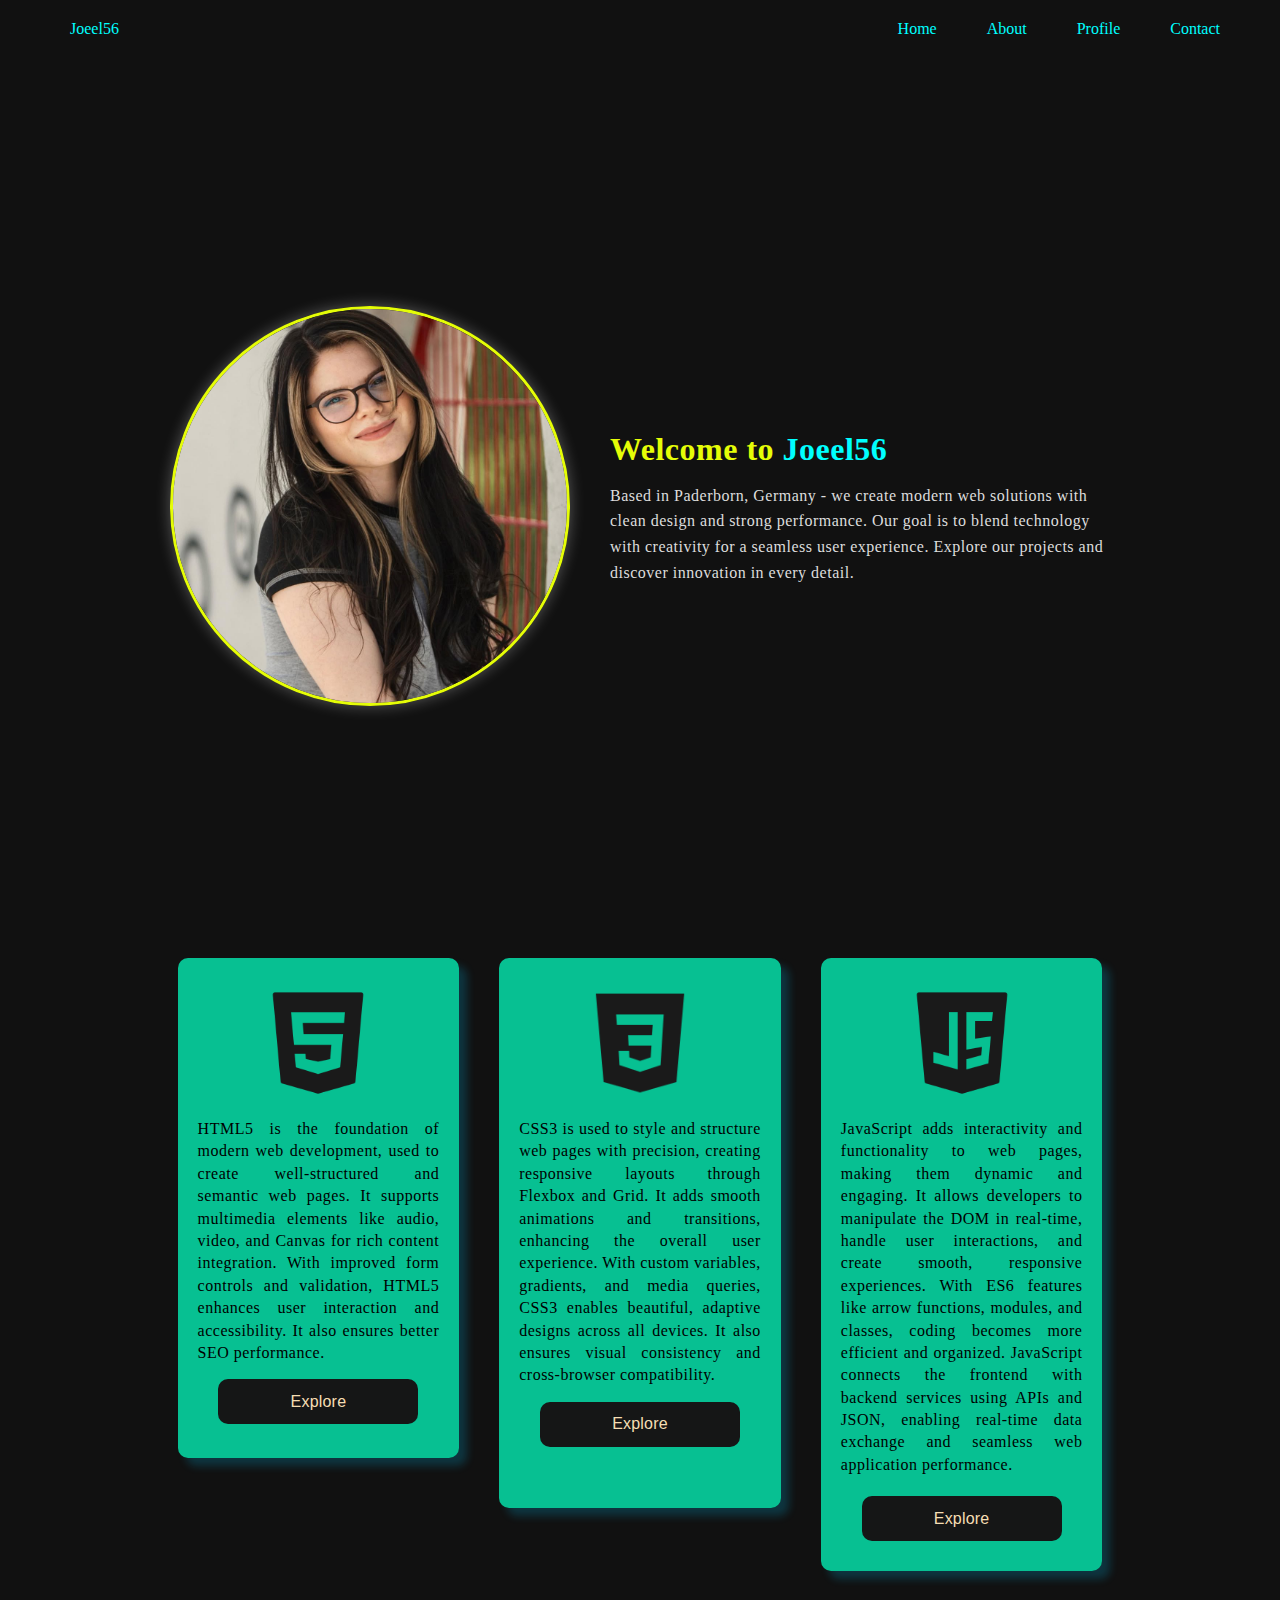
<file: html and css/task-2/index.html>
<!DOCTYPE html>
<html lang="en">
<head>
  <meta charset="UTF-8">
  <meta name="viewport" content="width=device-width, initial-scale=1.0">
  <title>Underline Nav</title>
  <link rel="stylesheet" href="style.css">
<link rel="stylesheet" href="./css/all.min.css">



</head>
<body>
  <!-- header section -->
  <header>
    <nav class="navbar">
  <div class="nav-container">
    <a href="#" class="logo">Joeel56</a>
    <ul class="nav-links">
      <li><a href="#">Home</a></li>
      <li><a href="#">About</a></li>
      <li><a href="#">Profile</a></li>
      <li><a href="#">Contact</a></li>
    </ul>
  </div>
</nav>

  </header>


<!-- main content -->
<section>
  <div class="main">
    <div class="item1">
      <div class="item-ig">
        <img src="./im3.jpg" alt="profile">
      </div>
      <div class="text-con">
        <h1>Welcome to <span>Joeel56</span></h1>
        <p>
          Based in Paderborn, Germany - we create modern web solutions with clean design and strong performance.
          Our goal is to blend technology with creativity for a seamless user experience.
          Explore our projects and discover innovation in every detail.
        </p>
      </div>
    </div>
  </div>
</section>

<!-- card skills -->
<section>

<div class="con2-bg">

    <div class="card box1">
        <img src="./html.png" alt="html logo">
   <p>
  HTML5 is the foundation of modern web development, used to create well-structured and semantic web pages. It supports multimedia elements like audio, video, and Canvas for rich content integration. With improved form controls and validation, HTML5 enhances user interaction and accessibility. It also ensures better SEO performance.
  </p>

    <button class="html-btn"><a href="#"> Explore</a></button>
    </div>
    <div class="card box2">
        <img src="./css.png" alt="css logo">
        <p>
            CSS3 is used to style and structure web pages with precision, creating responsive layouts through Flexbox and Grid. It adds smooth animations and transitions, enhancing the overall user experience. With custom variables, gradients, and media queries, CSS3 enables beautiful, adaptive designs across all devices. It also ensures visual consistency and cross-browser compatibility.
        </p>
        
    <button class="html-btn"><a href="#"> Explore</a></button>
    </div>
    <div class="card box3">
         <img src="./js.png" alt="js logo">
         <p>
            JavaScript adds interactivity and functionality to web pages, making them dynamic and engaging. It allows developers to manipulate the DOM in real-time, handle user interactions, and create smooth, responsive experiences. With ES6 features like arrow functions, modules, and classes, coding becomes more efficient and organized. JavaScript connects the frontend with backend services using APIs and JSON, enabling real-time data exchange and seamless web application performance.
         </p>
     <button class="js-btn"><a href="#"> Explore</a></button>
    </div>


</div>



    
</section>









</body>
</html>
</file>
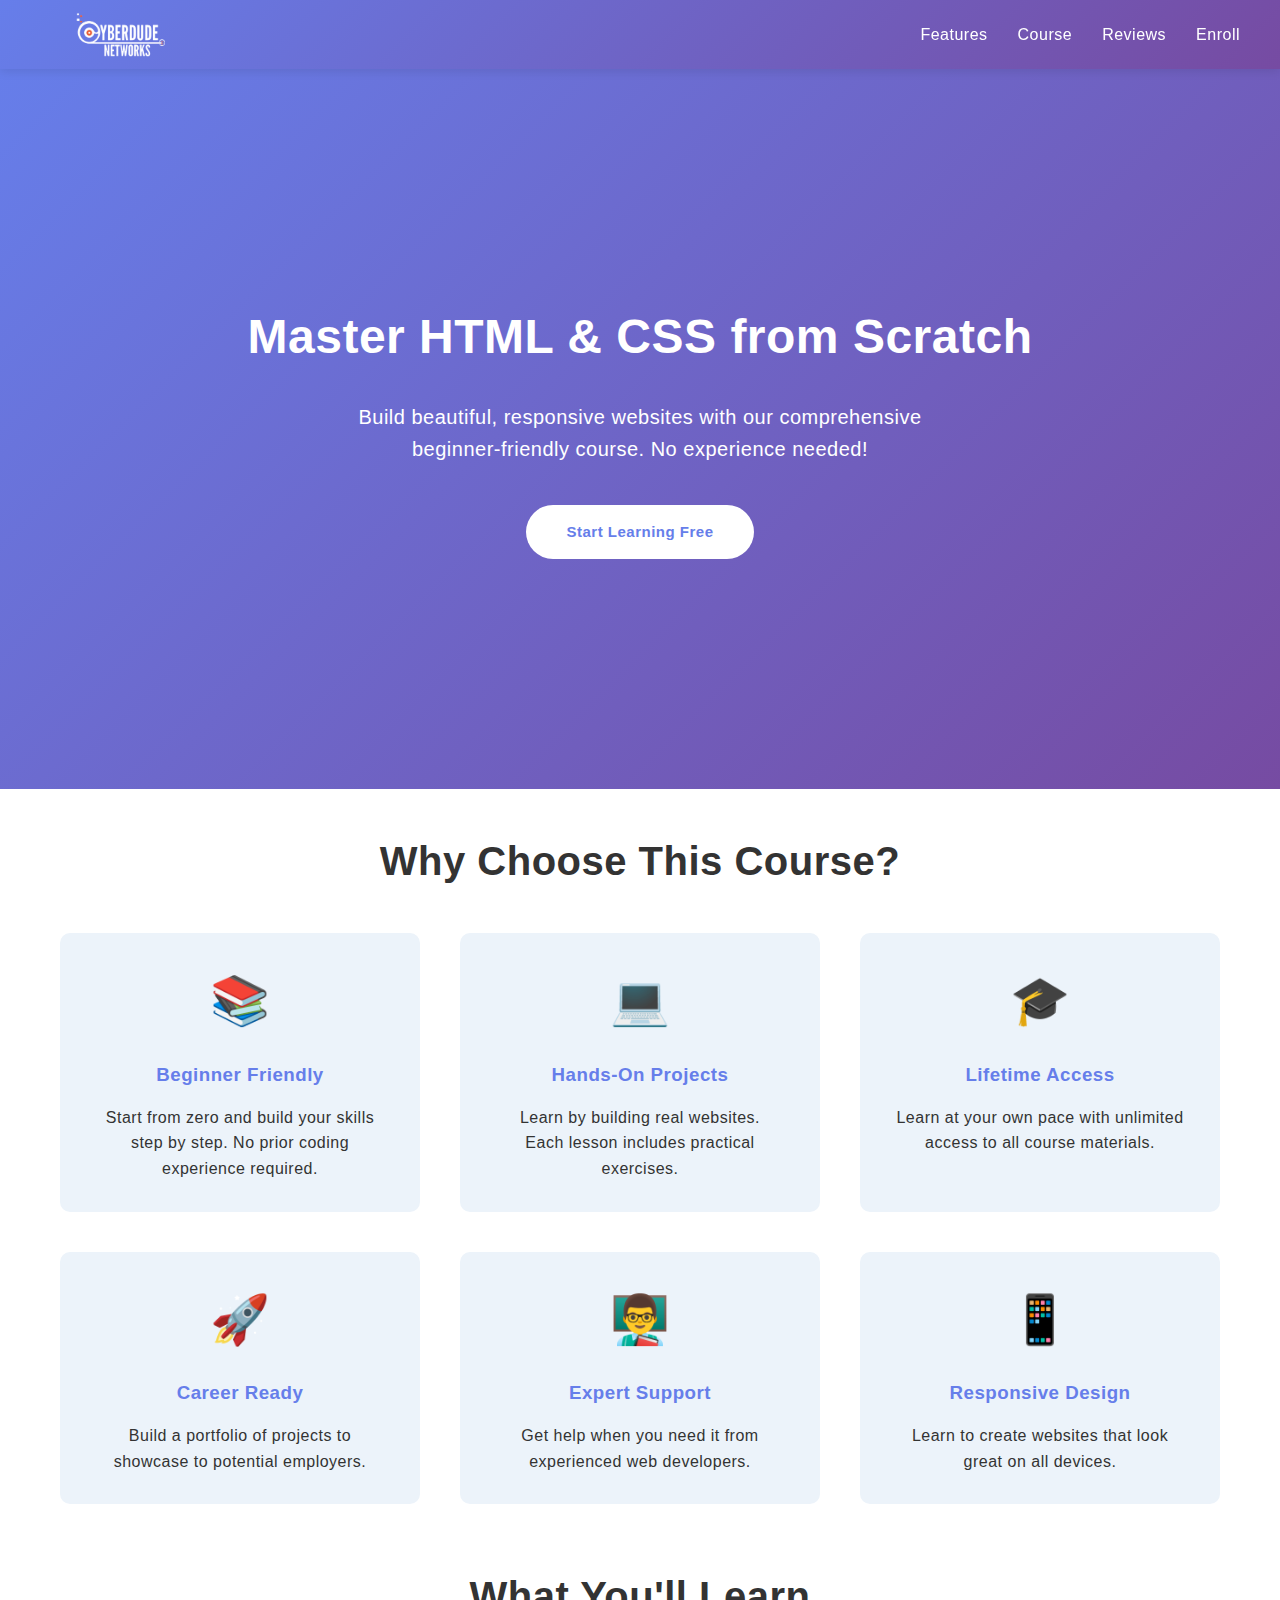
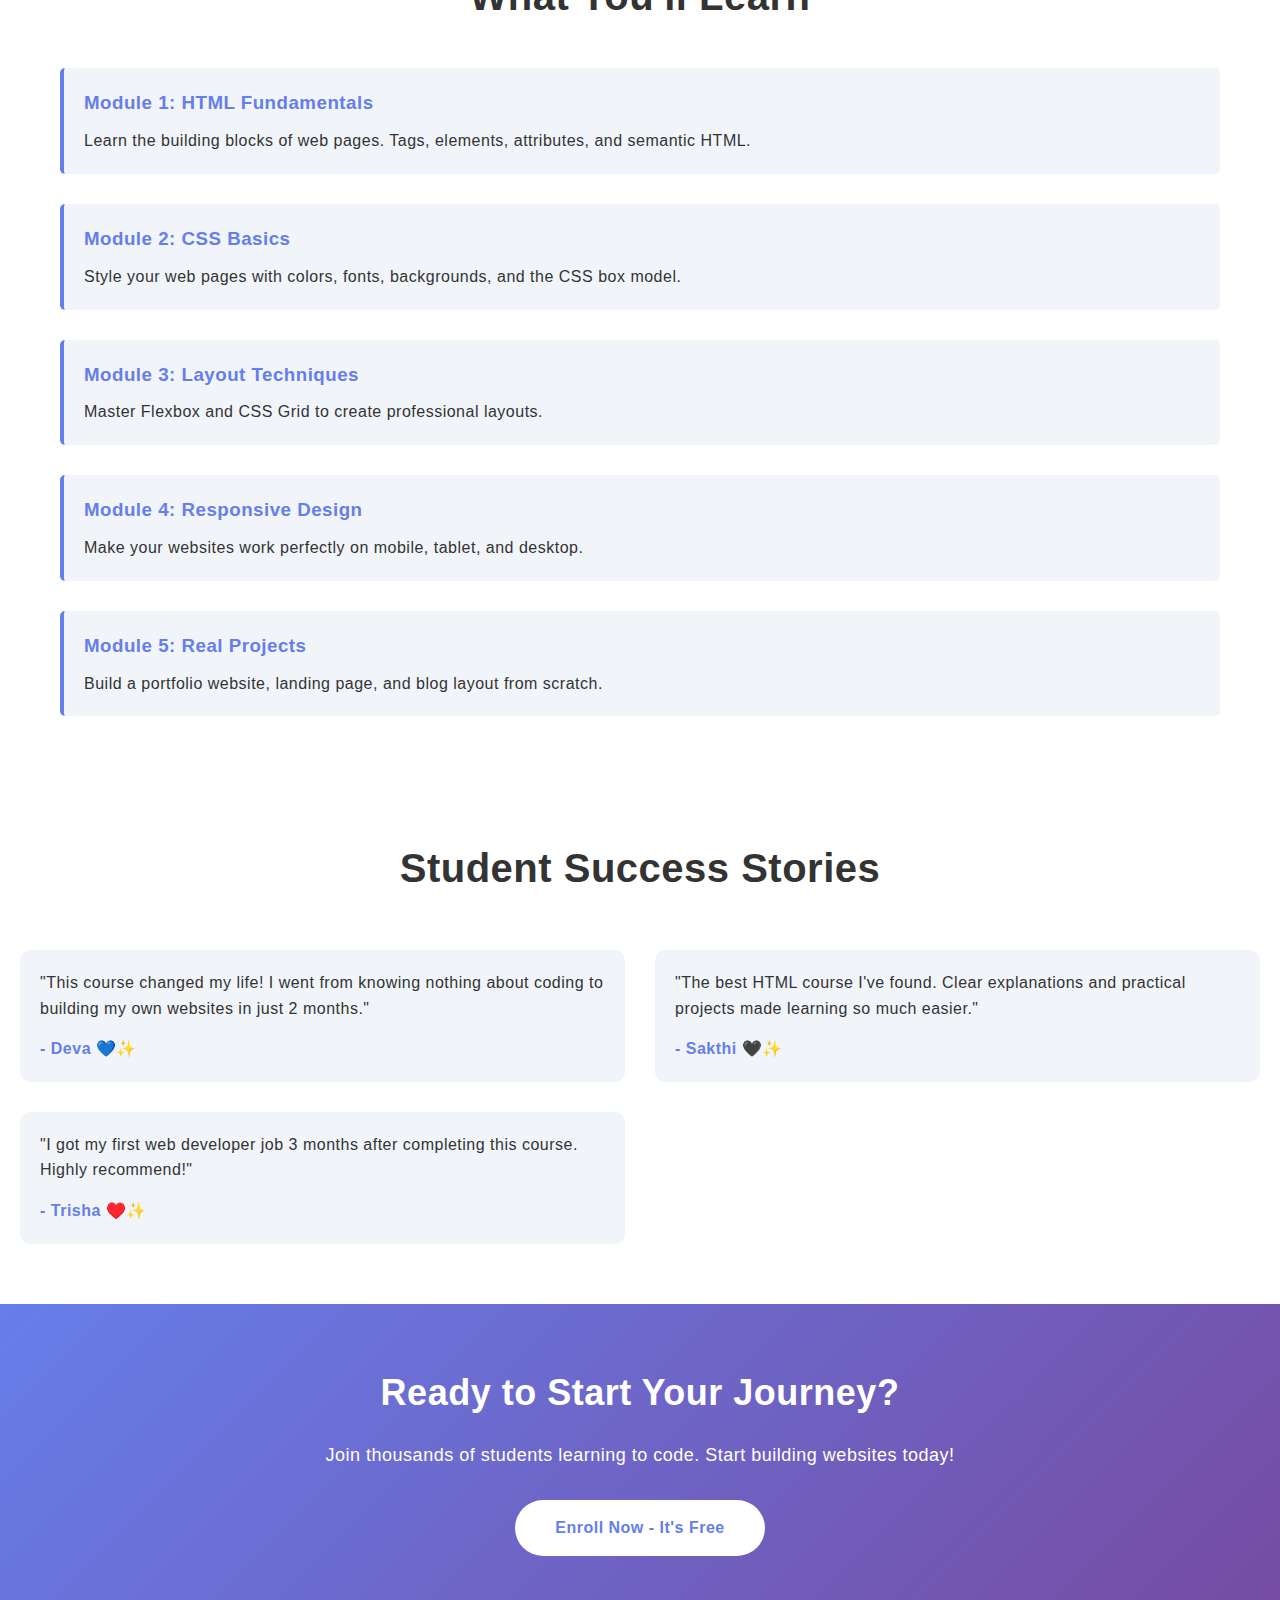
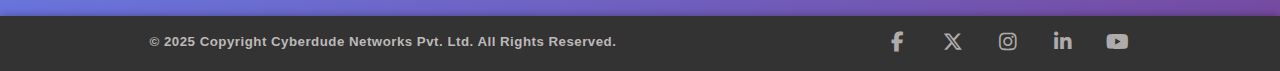
<file: html and css/task-3/index.html>
<!DOCTYPE html>
<html lang="en">
<head>
    <meta charset="UTF-8">
    <meta name="viewport" content="width=device-width, initial-scale=1.0">
    <title>HTML & CSS Course | Cyberdude Networks</title>
    <link rel="stylesheet" href="style.css">
    <link rel="icon" href="./assets/fab.png" type="image/png" sizes="180x180">
    <link rel="stylesheet" href="./css/all.min.css">
</head>
<body>


    <header>
 <nav>

            <div class="logo"></div>
             <input type="checkbox" id="menu">
             <label for ="menu" class="hamburger">&#9776;</label>
             <ul>
                <li><a href="#features">Features</a></li>
                <li><a href="#course">Course</a></li>
                <li><a href="#Reviews">Reviews</a></li>
                <li><a href="#Enroll">Enroll</a></li>
            </ul>
        </nav>
    </header>
    <section class="home-content">
        <h1>Master HTML & CSS from Scratch</h1><br>
        <p>Build beautiful, responsive websites with our comprehensive <br> beginner-friendly course. No experience needed!</p>
        <a href="#Enroll" class="btn-start">Start Learning Free</a>
    </section>
    
 <section class="features container" id="features">
        <h2>Why Choose This Course?</h2>
        <div class="card-container">
            <div class="grid">
            <div class="feature-card">
                <div class="feature-icon">📚</div>
                <h3>Beginner Friendly</h3>
                <p>Start from zero and build your skills step by step. No prior coding experience required.</p>
            </div>
            <div class="feature-card">
                <div class="feature-icon">💻</div>
                <h3>Hands-On Projects</h3>
                <p>Learn by building real websites.<br> Each lesson includes practical exercises.</p>
            </div>
            <div class="feature-card">
                <div class="feature-icon">🎓</div>
                <h3>Lifetime Access</h3>
                <p>Learn at your own pace with unlimited<br> access to all course materials.</p>
            </div>
            <div class="feature-card">
                <div class="feature-icon">🚀</div>
                <h3>Career Ready</h3>
                <p>Build a portfolio of projects to showcase to potential employers.</p>
            </div>
            <div class="feature-card">
                <div class="feature-icon">👨‍🏫</div>
                <h3>Expert Support</h3>
                <p>Get help when you need it from <br>experienced web developers.</p>
            </div>
            <div class="feature-card">
                <div class="feature-icon">📱</div>
                <h3>Responsive Design</h3>
                <p>Learn to create websites that look great on all devices.</p>
            </div>
        </div>
    </div>
    </section>

     <section class="course-content container" id="course">
      
            <h2>What You'll Learn</h2>
            <div class="module-container">
                <div class="module">
                    <h3>Module 1: HTML Fundamentals</h3>
                    <p>Learn the building blocks of web pages. Tags, elements, attributes, and semantic HTML.</p>
                </div>
                <div class="module">
                    <h3>Module 2: CSS Basics</h3>
                    <p>Style your web pages with colors, fonts, backgrounds, and the CSS box model.</p>
                </div>
                <div class="module">
                    <h3>Module 3: Layout Techniques</h3>
                    <p>Master Flexbox and CSS Grid to create professional layouts.</p>
                </div>
                <div class="module">
                    <h3>Module 4: Responsive Design</h3>
                    <p>Make your websites work perfectly on mobile, tablet, and desktop.</p>
                </div>
                <div class="module">
                    <h3>Module 5: Real Projects</h3>
                    <p>Build a portfolio website, landing page, and blog layout from scratch.</p>
                </div>
            </div>
        
    </section>


<section class="Reviews container" id="Reviews">
        <h2>Student Success Stories</h2>
        <div class="Reviews-grid">
            <div class="Review">
                <p>"This course changed my life! I went from knowing nothing about coding to building my own websites in just 2 months."</p>
                <div class="author">- Deva 💙✨</div>
            </div>
            <div class="Review">
                <p>"The best HTML course I've found. Clear explanations and practical projects made learning so much easier."</p>
                <div class="author">- Sakthi 🖤✨</div>
            </div>
            <div class="Review">
                <p>"I got my first web developer job 3 months after completing this course. Highly recommend!"</p>
                <div class="author">- Trisha ♥️✨</div>
            </div>
        </div>
    </section>

    <section class="Enroll" id="Enroll">
        <h2>Ready to Start Your Journey?</h2>
        <p>Join thousands of students learning to code. Start building websites today!</p>
        <a href="./course.html" class="btn-white">Enroll Now - It's Free</a>
    </section>


<footer>

<div class="foot">
    <h5> © 2025 Copyright <a href="https://cyberdudenetworks.com/" target="_blank">Cyberdude Networks Pvt. Ltd.</a> All Rights Reserved.</h5>
</div>

<div class="icon">

<a href="https://www.facebook.com/CdudeNetworks/" target="_blank">
<i class="fa-brands fa-facebook-f"></i>
</a>

<a href="https://x.com/cdudenetworks" target="_blank">
<i class="fa-brands fa-x-twitter"></i>
</a>

<a href="https://www.instagram.com/cdudenetworks" target="_blank">
<i class="fa-brands fa-instagram"></i>
</a>

<a href="https://www.linkedin.com/company/cyberdude-networks/" target="_blank">
<i class="fa-brands fa-linkedin-in"></i>
</a>

<a href="https://www.youtube.com/user/CyberDudeNetworks" target="_blank">
<i class="fa-brands fa-youtube"></i>
</a>

</div>

</footer>





</body>
</html>
</file>
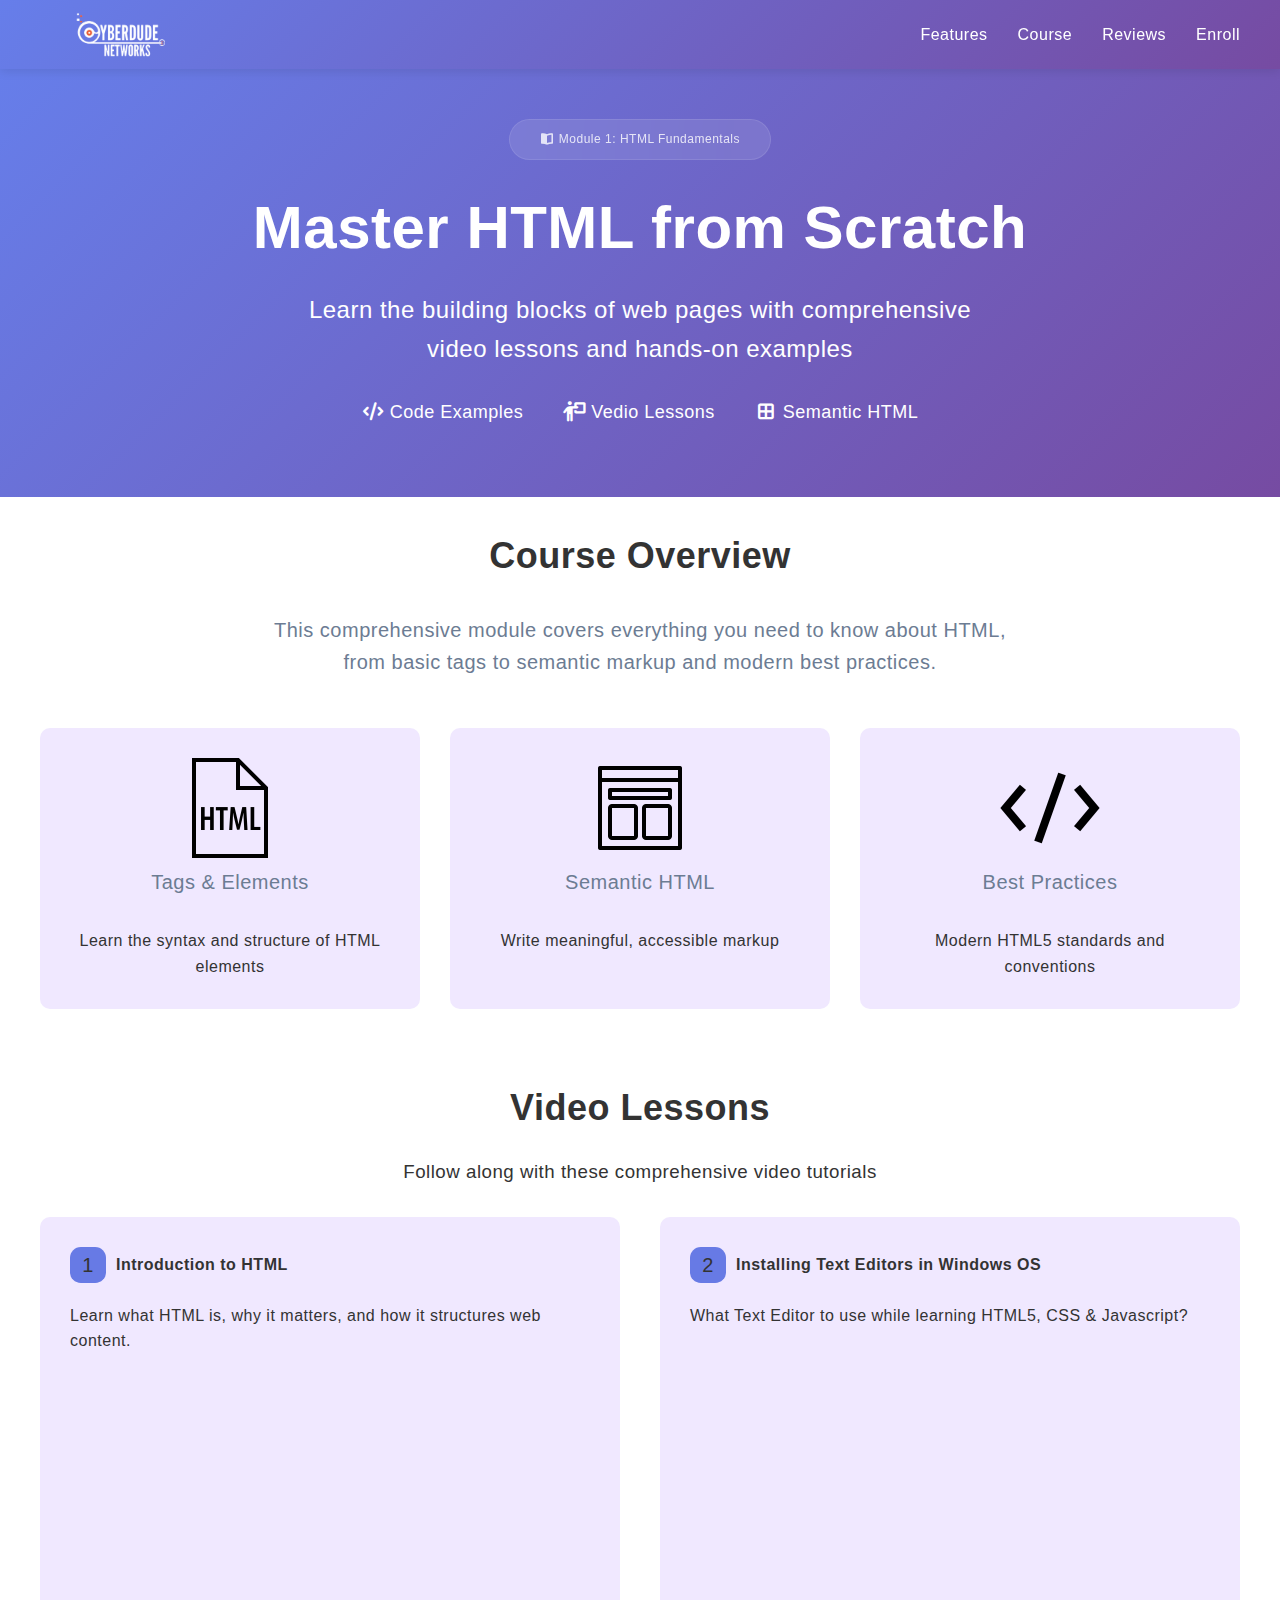
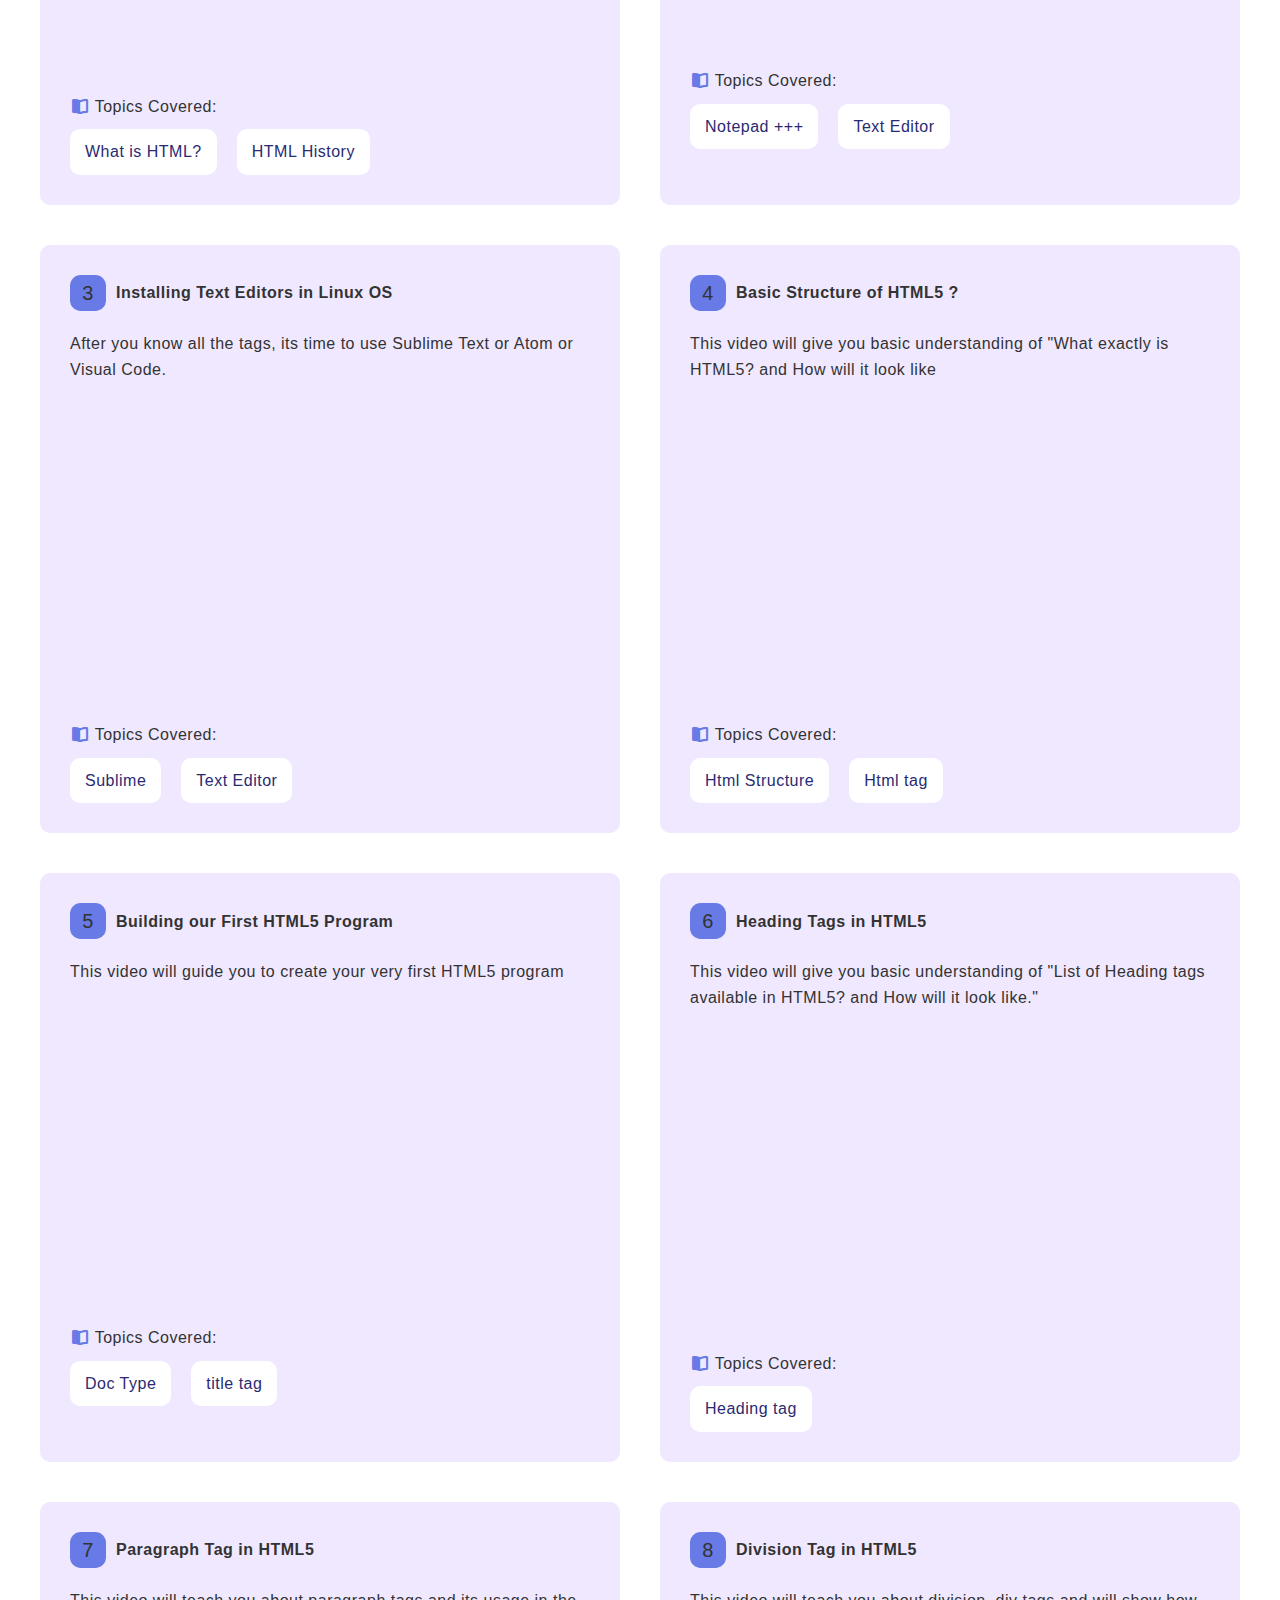
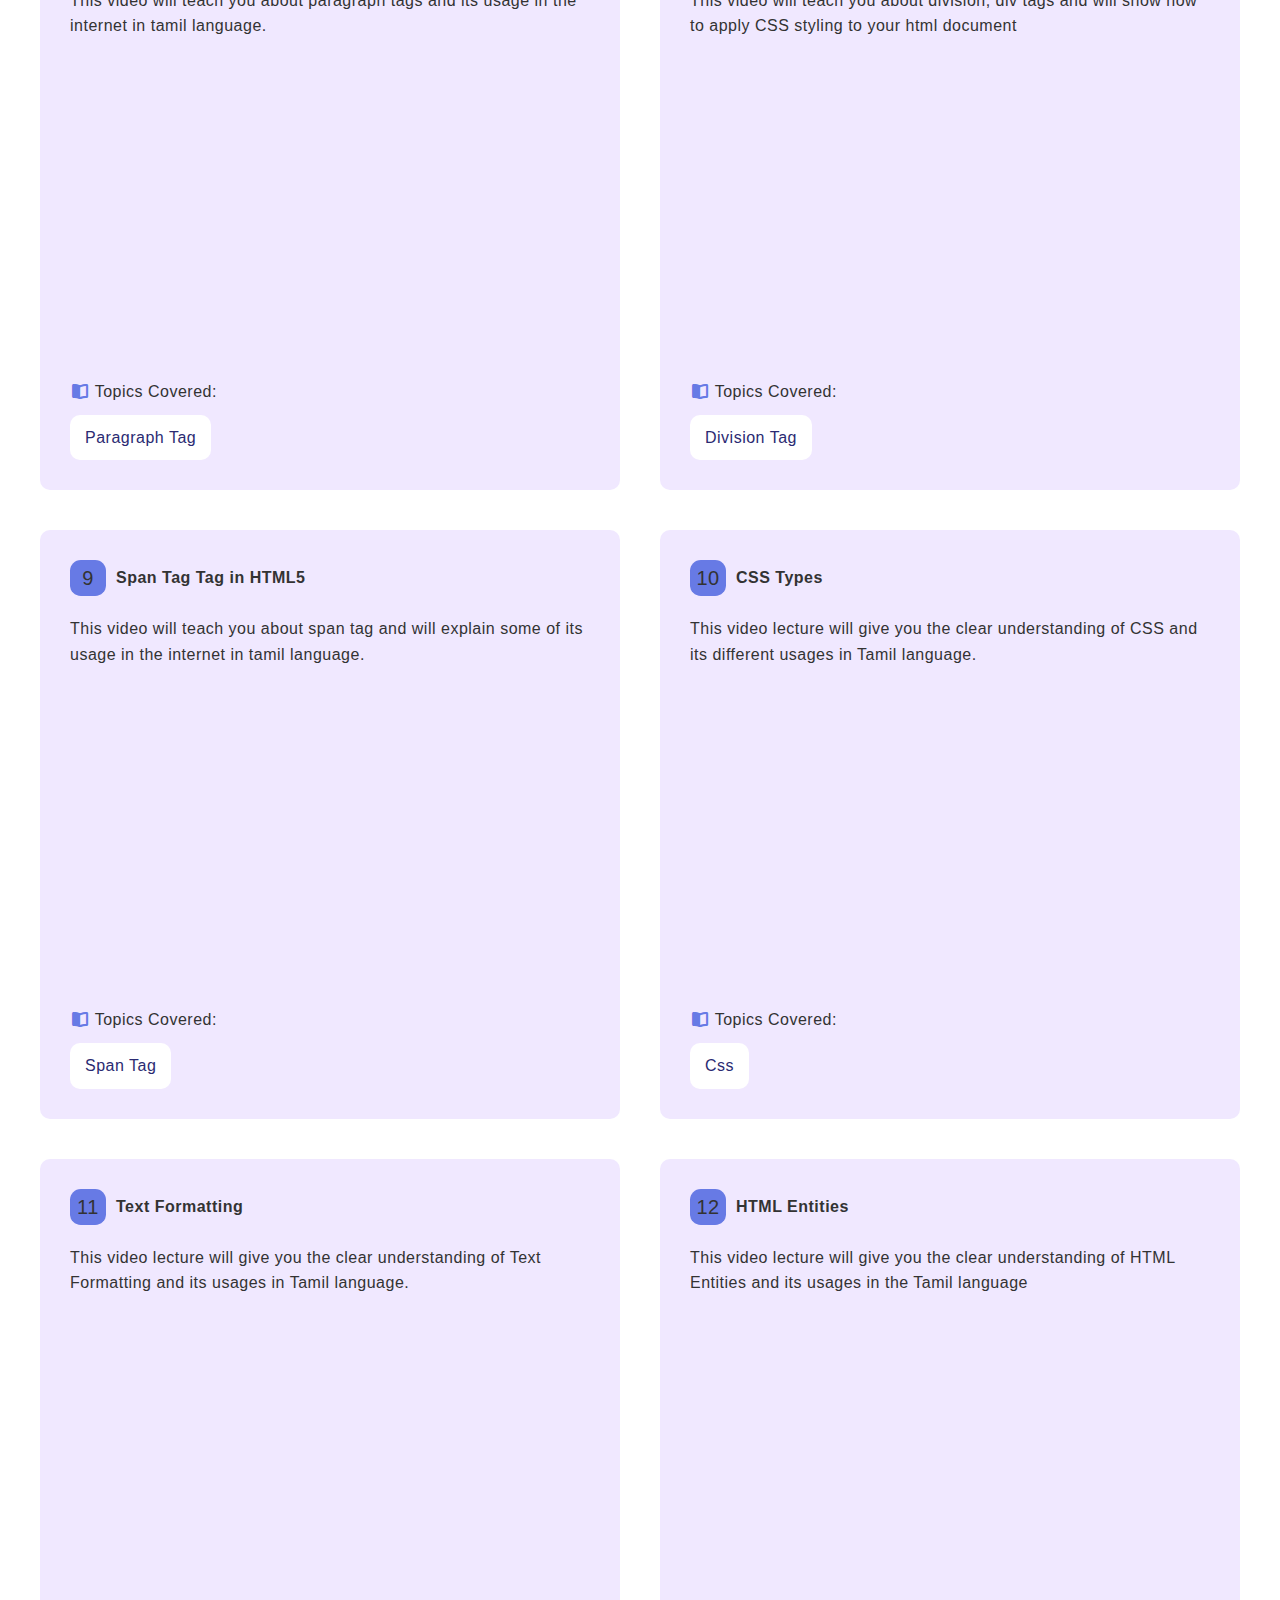
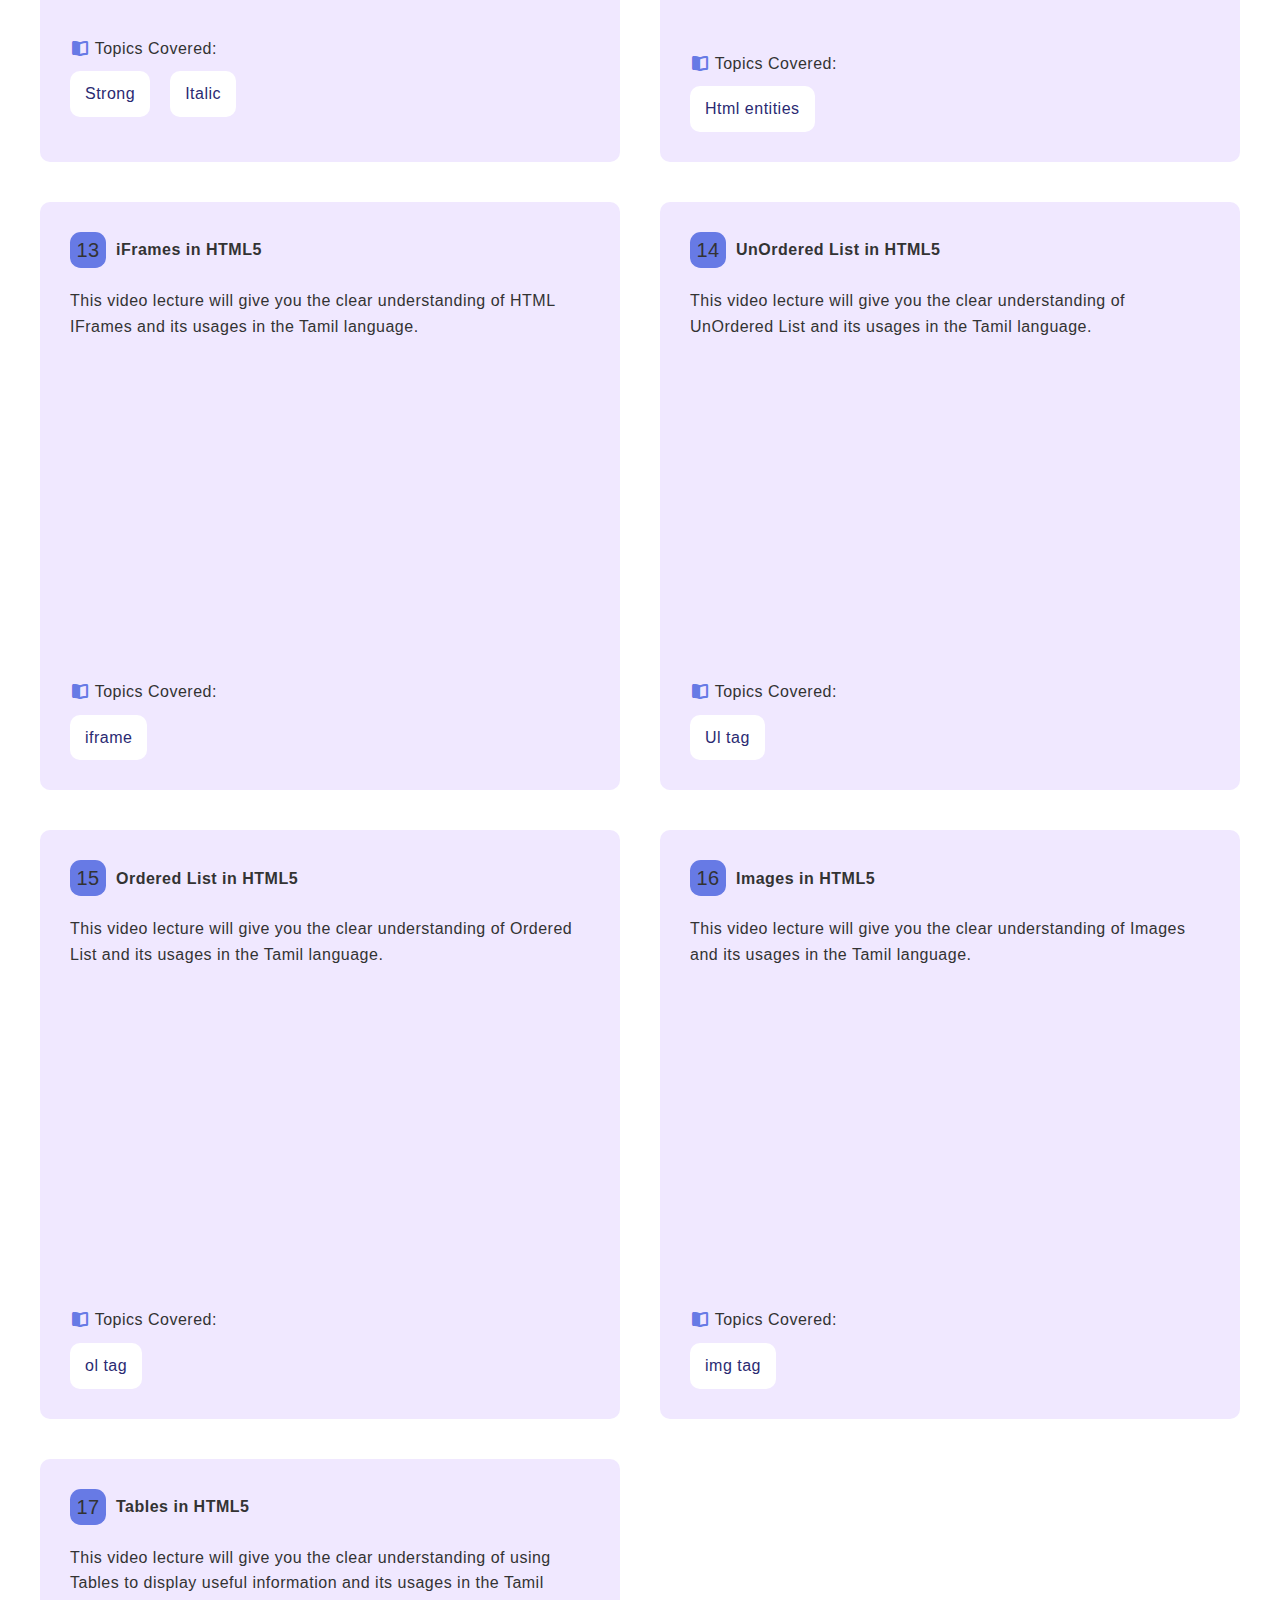
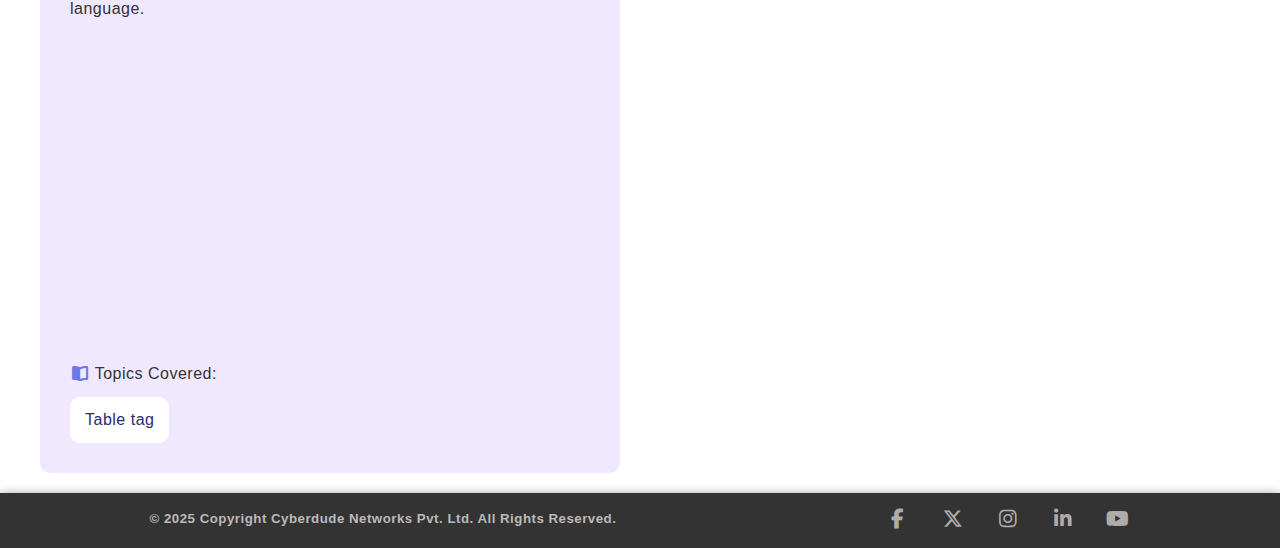
<file: html and css/task-3/course.html>
<!DOCTYPE html>
<html lang="en">
<head>
    <meta charset="UTF-8">
    <meta name="viewport" content="width=device-width, initial-scale=1.0">
    <title>Html module</title>
    <link rel="stylesheet" href="course.css">
     <link rel="stylesheet" href="./css/all.min.css">
     <link rel="icon" href="./assets/fab-logo.png" type="image/png">

</head>
<body>
       <header>
 <nav>
            <div class="logo"></div>
            <ul>
                <li><a href="./index.html#feature">Features</a></li>
                <li><a href="./index.html#course">Course</a></li>
                <li><a href="./index.html#Reviews">Reviews</a></li>
                <li><a href="./index.html#Enroll">Enroll</a></li>
            </ul>
        </nav>
    </header>

<section  class="home-content" id="home-content">
    <a href="#" class="title"> <i class="fa-solid fa-book-open"></i> Module 1: HTML Fundamentals  </a>
    <h1 class="title-card">Master HTML from Scratch </h1>
    <h3 class="title-ftn">Learn the building blocks of web pages with comprehensive<br>
    video lessons and hands-on examples</h3>
    
    <div class="icon-content">
        <h3><i class="fa-solid fa-code"></i> Code Examples</h3>
        <h3><i class="fa-solid fa-person-chalkboard"> </i> Vedio Lessons</i></h3>
        <h3><i class="fa-solid fa-table-cells-large"></i> Semantic HTML</h3>
    </div>

</section>

<section class="course" id="course">
<h2 class="course-title">Course Overview</h2>
<h3>This comprehensive module covers everything you need to know about HTML,<br> from basic tags to semantic markup and modern best practices.</h3>

<div class="grid">

    <div class="card">
            <img src="./assets/htmltag.png" alt="html logo"><h3>Tags & Elements</h3>
            <p>Learn the syntax and structure of HTML elements</p>
    </div>

<div class="card">
        <img src="./assets/html-layout-tag.png" alt="html logo"><h3>Semantic HTML</h3>
        <p>Write meaningful, accessible markup</p>
    </div>
<div class="card">
        <img src="./assets/codetag.png" alt="code logo"><h3>Best Practices</h3>
        <p>Modern HTML5 standards and conventions</p>
    </div>

</div>

</section>


<section class="vedio"  id="vedio">
    <h2 class="vedio-title">Video Lessons</h2>
    <h3> Follow along with these comprehensive video tutorials </h3>
<div class="gird-vedio">
    <div class="vedio-card">
        <div class="itemheader">
        <div class="logo-con">1</div> <span>Introduction to HTML </span></div>
        <p class="desp">Learn what HTML is, why it matters, and how it structures web content. </p>
        <div class="iframe-container">
        <iframe src="https://www.youtube.com/embed/aGHVddspRq0?si=GdKiY2Dhn8OKJy-c" title="YouTube video player" frameborder="0" allow="accelerometer; autoplay; clipboard-write; encrypted-media; gyroscope; picture-in-picture; web-share" referrerpolicy="strict-origin-when-cross-origin" allowfullscreen></iframe>
        </div>
        <div class="topic"><i class="fa-solid fa-book-open"></i> Topics Covered:</div>
        <div class="btn-topic">
            <a href="" class="desc">What is HTML?</a>
            <a href="" class="desc">HTML History</a><br>
            
        </div>
    </div>
    
    
    <div class="vedio-card">
          <div class="itemheader">
        <div class="logo-con">2</div> <span>Installing Text Editors in Windows OS </span></div>
        <p class="desp">What Text Editor to use while learning HTML5, CSS & Javascript? </p>
        <div class="iframe-container">
        <iframe src="https://www.youtube.com/embed/RXIIfI6DprQ?si=a-_lqE-GmTnupaTZ" title="YouTube video player" frameborder="0" allow="accelerometer; autoplay; clipboard-write; encrypted-media; gyroscope; picture-in-picture; web-share" referrerpolicy="strict-origin-when-cross-origin" allowfullscreen></iframe>
        </div>
        <div class="topic"><i class="fa-solid fa-book-open"></i> Topics Covered:</div>
        <div class="btn-topic">
            <a href="" class="desc">Notepad +++</a>
            <a href="" class="desc">Text Editor</a><br>
        </div>
    </div>
    <div class="vedio-card">
         <div class="itemheader">
        <div class="logo-con">3</div> <span>Installing Text Editors in Linux OS </span></div>
        <p class="desp">After you know all the tags, its time to use Sublime Text or Atom or Visual Code. </p>
        <div class="iframe-container">
        <iframe src="https://www.youtube.com/embed/RXIIfI6DprQ?si=a-_lqE-GmTnupaTZ" title="YouTube video player" frameborder="0" allow="accelerometer; autoplay; clipboard-write; encrypted-media; gyroscope; picture-in-picture; web-share" referrerpolicy="strict-origin-when-cross-origin" allowfullscreen></iframe>
        </div>
        <div class="topic"><i class="fa-solid fa-book-open"></i> Topics Covered:</div>
        <div class="btn-topic">
            <a href="" class="desc">Sublime</a>
            <a href="" class="desc">Text Editor</a><br>
        </div>
    </div>
    <div class="vedio-card">
          <div class="itemheader">
        <div class="logo-con">4</div> <span>Basic Structure of HTML5 ?</span></div>
        <p class="desp">This video will give you basic understanding of "What exactly is HTML5? and How will it look like </p>
        <div class="iframe-container">
        <iframe  src="https://www.youtube.com/embed/Of2HMS3wudk?si=QYSiY6IQ4sP1fqWV" title="YouTube video player" frameborder="0" allow="accelerometer; autoplay; clipboard-write; encrypted-media; gyroscope; picture-in-picture; web-share" referrerpolicy="strict-origin-when-cross-origin" allowfullscreen></iframe>
        </div>
        <div class="topic"><i class="fa-solid fa-book-open"></i> Topics Covered:</div>
        <div class="btn-topic">
            <a href="" class="desc">Html Structure</a>
            <a href="" class="desc">Html tag</a><br>
        </div>
    </div>

    <div class="card">
             <div class="itemheader">
        <div class="logo-con">5</div> <span>Building our First HTML5 Program</span></div>
        <p class="desp">This video will guide you to create your very first HTML5 program </p>
        <div class="iframe-container">        
        <iframe src="https://www.youtube.com/embed/s9XJvzTiNUY?si=2RbULEYk0lTIYb8l" title="YouTube video player" frameborder="0" allow="accelerometer; autoplay; clipboard-write; encrypted-media; gyroscope; picture-in-picture; web-share" referrerpolicy="strict-origin-when-cross-origin" allowfullscreen></iframe>
        </div>
        <div class="topic"><i class="fa-solid fa-book-open"></i> Topics Covered:</div>
        <div class="btn-topic">
            <a href="" class="desc">Doc Type</a>
            <a href="" class="desc">title tag</a><br>
        </div>
    </div>

    <div class="card">
         <div class="itemheader">
        <div class="logo-con">6</div> <span>Heading Tags in HTML5 </span></div>
        <p class="desp">This video will give you basic understanding of "List of Heading tags available in HTML5? and How will it look like." </p>
        <div class="iframe-container">        
        <iframe  src="https://www.youtube.com/embed/Kok9MpE9-xQ?si=9bGHOfOXFelfNF4q" title="YouTube video player" frameborder="0" allow="accelerometer; autoplay; clipboard-write; encrypted-media; gyroscope; picture-in-picture; web-share" referrerpolicy="strict-origin-when-cross-origin" allowfullscreen></iframe>
        </div>
        <div class="topic"><i class="fa-solid fa-book-open"></i> Topics Covered:</div>
        <div class="btn-topic">
            <a href="" class="desc">Heading tag</a>
        </div>
    </div>

    <div class="card">
        <div class="itemheader">
        <div class="logo-con">7</div> <span>Paragraph Tag in HTML5</span></div>
        <p class="desp">This video will teach you about paragraph tags and its usage in the internet in tamil language. </p>
        <div class="iframe-container">        
        <iframe  src="https://www.youtube.com/embed/RbO7zq3SU1w?si=nq17j56R3_BXfgud" title="YouTube video player" frameborder="0" allow="accelerometer; autoplay; clipboard-write; encrypted-media; gyroscope; picture-in-picture; web-share" referrerpolicy="strict-origin-when-cross-origin" allowfullscreen></iframe>
        </div>
        <div class="topic"><i class="fa-solid fa-book-open"></i> Topics Covered:</div>
        <div class="btn-topic">
            <a href="" class="desc">Paragraph Tag</a>
        </div>
    </div>

    <div class="card">
        <div class="itemheader">
        <div class="logo-con">8</div> <span>Division Tag in HTML5</span></div>
        <p class="desp">This video will teach you about division, div tags and will show how to apply CSS styling to your html document  </p>
        <div class="iframe-container">        
        <iframe  src="https://www.youtube.com/embed/e4oU0WLZO_s?si=k0UPVeiHuj6pKQ68" title="YouTube video player" frameborder="0" allow="accelerometer; autoplay; clipboard-write; encrypted-media; gyroscope; picture-in-picture; web-share" referrerpolicy="strict-origin-when-cross-origin" allowfullscreen></iframe>
        </div>
        <div class="topic"><i class="fa-solid fa-book-open"></i> Topics Covered:</div>
        <div class="btn-topic">
            <a href="" class="desc">Division Tag</a>
        </div>
    </div>

    <div class="card">
         <div class="itemheader">
        <div class="logo-con">9</div> <span>Span Tag Tag in HTML5</span></div>
        <p class="desp">This video will teach you about span tag and will  explain some of  its usage in the internet in tamil language.</p>
        <div class="iframe-container">        
        <iframe  src="https://www.youtube.com/embed/e4oU0WLZO_s?si=k0UPVeiHuj6pKQ68" title="YouTube video player" frameborder="0" allow="accelerometer; autoplay; clipboard-write; encrypted-media; gyroscope; picture-in-picture; web-share" referrerpolicy="strict-origin-when-cross-origin" allowfullscreen></iframe>
        </div>
        <div class="topic"><i class="fa-solid fa-book-open"></i> Topics Covered:</div>
        <div class="btn-topic">
            <a href="" class="desc">Span Tag</a>
        </div>
    </div>

    <div class="card">
        <div class="itemheader">
        <div class="logo-con">10</div> <span> CSS Types</span></div>
        <p class="desp">This video lecture will give you the clear understanding of CSS and its different usages in Tamil language.</p>
        <div class="iframe-container">        
        <iframe  src="https://www.youtube.com/embed/Uf7ukAKtuVQ?si=n-VxHcJRvbfTToDf" title="YouTube video player" frameborder="0" allow="accelerometer; autoplay; clipboard-write; encrypted-media; gyroscope; picture-in-picture; web-share" referrerpolicy="strict-origin-when-cross-origin" allowfullscreen></iframe>
        </div>
        <div class="topic"><i class="fa-solid fa-book-open"></i> Topics Covered:</div>
        <div class="btn-topic">
            <a href="" class="desc">Css</a>
        </div>
    </div>

    <div class="card">
            <div class="itemheader">
        <div class="logo-con">11</div> <span> Text Formatting</span></div>
        <p class="desp"> This video lecture will give you the clear understanding of Text Formatting and its usages in Tamil language.</p>
        <div class="iframe-container">        
       <iframe  src="https://www.youtube.com/embed/J0RlsXVpw6Y?si=LZG66ukuVC_2NnbV" title="YouTube video player" frameborder="0" allow="accelerometer; autoplay; clipboard-write; encrypted-media; gyroscope; picture-in-picture; web-share" referrerpolicy="strict-origin-when-cross-origin" allowfullscreen></iframe>
        </div>
        <div class="topic"><i class="fa-solid fa-book-open"></i> Topics Covered:</div>
        <div class="btn-topic">
            <a href="" class="desc">Strong</a>
            <a href="" class="desc">Italic</a>
        </div>
    </div>

    <div class="card">
           <div class="itemheader">
        <div class="logo-con">12</div> <span> HTML Entities </span></div>
        <p class="desp"> This video lecture will give you the clear understanding of HTML Entities and its usages in the Tamil language</p>
        <div class="iframe-container">        
      <iframe width="560" height="315" src="https://www.youtube.com/embed/_v5NI-ygsNY?si=gIMxTy_YGthpcEi-" title="YouTube video player" frameborder="0" allow="accelerometer; autoplay; clipboard-write; encrypted-media; gyroscope; picture-in-picture; web-share" referrerpolicy="strict-origin-when-cross-origin" allowfullscreen></iframe>        </div>
        <div class="topic"><i class="fa-solid fa-book-open"></i> Topics Covered:</div>
        <div class="btn-topic">
            <a href="" class="desc">Html entities</a>
        </div>
    </div>

    <div class="card">
         <div class="itemheader">
        <div class="logo-con">13</div> <span>  iFrames in HTML5 </span></div>
        <p class="desp"> This video lecture will give you the clear understanding of HTML IFrames and its usages in the Tamil language.</p>
        <div class="iframe-container">        
     <iframe src="https://www.youtube.com/embed/LoxSdbOkNqs?si=HHU3DwLYoxWQEebQ" title="YouTube video player" frameborder="0" allow="accelerometer; autoplay; clipboard-write; encrypted-media; gyroscope; picture-in-picture; web-share" referrerpolicy="strict-origin-when-cross-origin" allowfullscreen></iframe>
        </div>
        <div class="topic"><i class="fa-solid fa-book-open"></i> Topics Covered:</div>
        <div class="btn-topic">
            <a href="" class="desc">iframe</a>
    </div>
</div>
    <div class="card">
        
         <div class="itemheader">
        <div class="logo-con">14</div> <span> UnOrdered List in HTML5 </span></div>
        <p class="desp">This video lecture will give you the clear understanding of UnOrdered List and its usages in the Tamil language.</p>
        <div class="iframe-container">        
     <iframe src="https://www.youtube.com/embed/I72ies6fiy8?si=DbPyx5-9HAcP6M85" title="YouTube video player" frameborder="0" allow="accelerometer; autoplay; clipboard-write; encrypted-media; gyroscope; picture-in-picture; web-share" referrerpolicy="strict-origin-when-cross-origin" allowfullscreen></iframe>
        </div>
        <div class="topic"><i class="fa-solid fa-book-open"></i> Topics Covered:</div>
        <div class="btn-topic">
        <a href="" class="desc">Ul tag</a>
    </div>
    </div>

    <div class="card">
        
         <div class="itemheader">
        <div class="logo-con">15</div> <span> Ordered List in HTML5 </span></div>
        <p class="desp"> This video lecture will give you the clear understanding of Ordered List and its usages in the Tamil language.</p>
        <div class="iframe-container">        
     <iframe  src="https://www.youtube.com/embed/nUoWQzazaWQ?si=N3mzrFQfR6NIKQGp" title="YouTube video player" frameborder="0" allow="accelerometer; autoplay; clipboard-write; encrypted-media; gyroscope; picture-in-picture; web-share" referrerpolicy="strict-origin-when-cross-origin" allowfullscreen></iframe>
  </div>
        <div class="topic"><i class="fa-solid fa-book-open"></i> Topics Covered:</div>
        <div class="btn-topic">
            <a href="" class="desc">ol tag</a>
    </div>
    </div>
    <div class="card">
           <div class="itemheader">
        <div class="logo-con">16</div> <span> Images in HTML5 </span></div>
        <p class="desp"> This video lecture will give you the clear understanding of Images and its usages in the Tamil language.</p>
        <div class="iframe-container">        
       <iframe src="https://www.youtube.com/embed/KYJ8RsoO7yM?si=jE-HJtcxSqUQQSYA" title="YouTube video player" frameborder="0" allow="accelerometer; autoplay; clipboard-write; encrypted-media; gyroscope; picture-in-picture; web-share" referrerpolicy="strict-origin-when-cross-origin" allowfullscreen></iframe>
       </div>
        <div class="topic"><i class="fa-solid fa-book-open"></i> Topics Covered:</div>
        <div class="btn-topic">
            <a href="" class="desc">img tag</a>
    </div>

    </div>
    <div class="card">
         <div class="itemheader">
        <div class="logo-con">17</div> <span> Tables in HTML5  </span></div>
        <p class="desp">  This video lecture will give you the clear understanding of using Tables to display useful information and its usages in the Tamil language.</p>
        <div class="iframe-container">        
       
        <iframe  src="https://www.youtube.com/embed/_WRCZ1pNidI?si=K87vUNpXOMx96YeL" title="YouTube video player" frameborder="0" allow="accelerometer; autoplay; clipboard-write; encrypted-media; gyroscope; picture-in-picture; web-share" referrerpolicy="strict-origin-when-cross-origin" allowfullscreen></iframe>
        </div>
        <div class="topic"><i class="fa-solid fa-book-open"></i> Topics Covered:</div>
        <div class="btn-topic">
            <a href="" class="desc">Table tag</a>
    </div>
</div>

</section>




<footer>

<div class="foot">
    <h5> © 2025 Copyright <span>Cyberdude Networks Pvt. Ltd.</span> All Rights Reserved.</h5>
</div>

<div class="icon">

<a href="https://www.facebook.com/CdudeNetworks/" target="_blank">
<i class="fa-brands fa-facebook-f"></i>
</a>

<a href="https://x.com/cdudenetworks" target="_blank">
<i class="fa-brands fa-x-twitter"></i>
</a>

<a href="https://www.instagram.com/cdudenetworks" target="_blank">
<i class="fa-brands fa-instagram"></i>
</a>

<a href="https://www.linkedin.com/company/cyberdude-networks/" target="_blank">
<i class="fa-brands fa-linkedin-in"></i>
</a>

<a href="https://www.youtube.com/user/CyberDudeNetworks" target="_blank">
<i class="fa-brands fa-youtube"></i>
</a>

</div>

</footer>



</body>
</html>
</file>
<file: html and css/task-2/style.css>
* {
      padding: 0;
      margin: 0;
      box-sizing: border-box;
    }
    :root{
        --bgcd:#111;
        --tw:#fff;
        --hd:rgb(229, 253, 7);
        --hw:#111;
        --td:aqua;
        --bgcw:#093FB4;
    }

    .navbar {
      background: #111;
      padding: 20px 20px;
    }

    .nav-container {
      display: flex;
      justify-content: space-between;
      align-items: center;
    }
.nav-links{
    display: flex;

}
    .nav-links a {
      color: aqua;
      text-decoration: none;
      margin-left: 10px;
      margin-right: 40px;
      position: relative;
      padding-bottom: 5px;
      transition: color 0.3s ease;
      font-size: 1rem;
      /* padding-left: 30px; */
      
    }

    .nav-links a:hover {
      color:var(--hd);
    }

    /* underline effect left to right */
    .nav-links a::after {
      content: "";
      position: absolute;
      left: 0;
      bottom: 0;
      width: 0%;
      height: 2px;
      background-color:var(--hd);
      transition: width 0.3s ease-in;
    }

    .nav-links a:hover::after {
      width: 100%;
    }
    .logo{
        text-decoration: none;
        font-size:1rem;
        color: var(--td);
        padding-left: 50px;
    }
    .logo:hover{
        color: var(--hd);
    }
    ul{
        display: flex;
        
    }
    ul>li{
         list-style: none;
    }
.main {
  width: 100%;
  min-height: 100vh;
  display: flex;
  justify-content: center;
  align-items: center;
  background-color: var(--bgcd);
}

.item1 {

  display: flex;
  flex-wrap: wrap;
  justify-content: center;
  align-items: center;
  color: var(--td);
  gap: 40px; 
}

/* Profile Image */
.item-ig img {
  width: 400px;
  height: 400px;
  object-fit: cover;
  border-radius: 50%;
  border: 3px solid var(--hd);
  box-shadow: 0 0 15px rgba(255, 255, 255, 0.3);
}
 
.item-ig img:hover {
  transform: scale(1.01);
  animation: borderFlow 3s linear infinite;
}



/* Text Section */
.text-con {
  max-width: 500px;
  color: var(--tw);
  letter-spacing: 0.5px;
}
/* text container */
.text-con h1 {
  color: var(--hd);
  margin-bottom: 15px;
  font-size: 2rem;
}

.text-con span {
  color: var(--td);
}
.text-con span:hover {
  color:rgb(32, 116, 243);
}
/* paragraph content */
.text-con p {
  line-height: 1.6;
  font-size: 1rem;
  color: #ddd;
}

/* section -2 container */
.con2-bg{
    width: 100%;
    min-height:100vh ;
    background-color:var(--bgcd);
    /* background-color: #fff; */
    display: flex;
    justify-content: center;
    align-items: flex-start;
    gap: 40px;
    flex-wrap: wrap;

}
.card {
  background-color: rgba(5, 240, 181, 0.788);
  width: 22%;              
  border-radius: 10px;
  display: flex;
box-shadow: 8px 8px 8px rgba(0, 200, 255, 0.2);
  transition: transform 0.3s ease;
}
.card.box1,.card.box2,.card.box3 {
min-height: 500px;
flex-direction: column;
font-size: 1rem;
 text-align: justify;
 display: flex;
 align-items: center;
 padding: 10px 20px;
  line-height: 1.4;
letter-spacing: 0.5px;
 
}
.card.box1 img{
   padding: 20px;
   width: 150px;
   height: 150px;
   object-fit: cover;

}



.html-btn{
    width: 200px;
    height: 45px;
background-color: #151616;
    margin-top: 15px;
   border-radius: 10px ;
   border: none;
}
.html-btn a{
      text-align: center;
       text-decoration: none;
       font-size: 1rem;
         color: wheat;
         letter-spacing: 0.2px;
         font-weight:500;
         
}
.card.box2 img{
   padding: 20px;
   width: 170px;
   height: 150px;
   object-fit: cover;
   /* background-color: #fff; */
}

.card.box2 {
 min-height: 550px;
}
.card.box3 {
min-height: 600px;
}
.card.box3 img{
   padding: 20px;
   width: 150px;
   height: 150px;
   object-fit: cover;
}
.js-btn{
    width: 200px;
    height: 45px;

    background-color: #151616;
    margin: 20px;
   border-radius: 10px ;
   border: none;
}
.js-btn a{
      text-align: center;
       text-decoration: none;
       font-size: 1rem;
         color: wheat;
         letter-spacing: 0.2px;
         font-weight:500;
         
}

.card:hover {
  transform: translateY(-10px);
}


@media (max-width: 600px) {
  .item-ig img {
    width: 220px;
    height: 220px;
  }
  .con2-bg{
    flex-direction: column;
  }
  .card{
    width: 90%;
  }
  .nav-container{
    flex-direction: column;
     align-items: flex-start
  }
  .nav-links{
    flex-direction: column;
    width: 100%;
  }
  .nav-links li{
   text-align: center;
   line-height: 40px;
  }
}
</file>
<file: html and css/task-3/style.css>
*{
margin: 0;
padding: 0;
box-sizing: border-box;
scroll-behavior: smooth;
}
body{
font-family: 'Segoe UI', Tahoma, Geneva, Verdana, sans-serif;
line-height: 1.6;
color: #333;
letter-spacing: 0.5px;

}
.logo {
width: 160px;
  height: 45px;       
  background-image: url('./assets/logo.png');
  background-size: contain;  
  background-repeat: no-repeat;
  background-position: center;
  transition: transform 0.3s ease;
  transition: opacity 0.3s ease;
}
.logo:hover {
  transform: scale(1.05);
  opacity: 0.8;
}

header {
background: linear-gradient(135deg, #667eea 0%, #764ba2 100%);
color: white;
padding: 12px 20px;
box-shadow: 0 2px 10px rgba(0,0,0,0.1);
width: 100%;
position: sticky;
top: 0;
z-index: 100;

}
ul li{
list-style: none;
}
ul li a{
text-decoration: none;  
transition: opacity 0.3s;
color: white;
}
li a:hover {
opacity: 0.8;
}
ul {
    display: flex;
    gap: 30px;
}
nav {
max-width: 1200px;
margin: 0 auto;
display: flex;
justify-content: space-between;
align-items: center;
}
.home-content{
background: linear-gradient(135deg, #667eea 0%, #764ba2 100%);
color: white;
height: 80vh;
display: flex;
flex-direction: column;
justify-content: center;
align-items: center;
}
.home-content p{
    text-align: center;
    font-size: 20px;
    animation: lineup 3s;
}
.home-content h1{
    text-align: center;
    font-size: 48px;
    animation: lineup 2s;
}
@keyframes lineup {
    from{
        opacity: 0;
        transform: translateY(50px);
    }
    to {
        opacity: 1;
        transform: translateY(0);
    }
}
.btn-start{
background-color: white;
color: #667eea;
font-weight: 700;
transition: transform 0.3s;
text-decoration: none;
font-size: 15px;
border-radius: 50px;
margin-top: 40px;
animation: lineup 2s;
padding: 15px 40px;
display: inline-block;
}
.btn-start:hover {
transform: translateY(-3px);
box-shadow: 0 10px 20px rgba(0,0,0,0.2);
}
/* features of that course content  */
.features{
max-width: 100%;
padding: 60px 20px;
margin: 0 auto;

}
.features h2{
    text-align: center;
    font-size: 40px;
    color: #333;
    margin-bottom:40px ;
    margin-top: 40px;
}
.container {
  max-width: 1200px;
  margin: 0 auto;
  padding: 0 20px;
}
.grid{
display: grid;
grid-template-columns: repeat(auto-fit, minmax(300px,1fr));
gap: 40px;
max-width: 100%;
}
.feature-card{
background-color:#ecf3fa;
text-align: center; 
padding: 30px; 
border-radius: 10px;
transition: transform 0.3s ease, box-shadow 0.3s ease;
}
.feature-card:hover {
transform: translateY(-10px);
box-shadow: 0 10px 30px rgba(0,0,0,0.1);
}
.feature-card h3{
     color: #667eea;
     margin-bottom: 15px;
}
.feature-icon{
    font-size: 48px;
    margin-bottom: 20px;
    cursor: pointer;
}
/* course content for module style start */
.course-content{
    background-color :white;
     padding: 60px 20px;
}
.course-container{
    max-width: 100%;
    margin: 0 auto;
}
.course-content h2{
    text-align: center;
    font-size: 40px;
    margin-bottom: 40px;
    color: #333;
}
.module-container{
    display: grid;
    grid-template-columns: 1fr;
    gap: 30px;
}
.module{
    background-color: #f1f5fa;
    border-left: 4px solid  #667eea;
    border-radius: 5px;
    padding: 20px;
    transition: transform 0.3s ease, box-shadow 0.3s ease;
}
.module:hover {
  transform: translateY(-8px);
  box-shadow: 0 15px 30px rgba(0,0,0,0.18);
}
.module h3 {
    color: #667eea;
    margin-bottom: 10px;
}
/* review section styles */
.Reviews{
    background-color:white;
    padding: 60px 20px;
    margin: 0  auto;
    max-width: 100%;
}
.Reviews h2{
    font-size: 40px;
    text-align: center;
    color: #333;
    margin-bottom: 50px;
}
.Reviews-grid{
    display: grid;
    gap: 30px;
    grid-template-columns: repeat(auto-fit,minmax(400px,1fr));
}
.Review{
    padding: 20px 20px;
    border-radius: 10px;
    letter-spacing: 0.5px;
    background-color: #f1f5fa;
    transition: transform 0.3s ease, box-shadow 0.3s ease;
}
.Review:hover{
    transform: translateY(-8px);
    box-shadow: 0 10px 20px rgba(0,0,0,0.12);

}.author{
      font-weight:600;
      color: #667eea;
      
}
.Reviews p{
    margin-bottom: 15px;
}
.Enroll{
background: linear-gradient(135deg, #667eea 0%, #764ba2 100%);
color: white;
padding: 60px 20px;
text-align: center;
max-width: 100%;
}
.Enroll h2{
    font-size: 36px;
    margin-bottom: 20px;
}
.Enroll p{
    font-size: 18px;
    margin-bottom: 30px;
}
.btn-white{
background-color: white;
display: inline-block;
color: #667eea; 
text-decoration: none;
border-radius: 50px;
font-weight: bold;
transition: transform 0.3s;
padding: 15px 40px;
}
.btn-white:hover {
 transform: translateY(-3px);
 box-shadow: 0 10px 20px rgba(0,0,0,0.2);
 }
 footer{
display: flex;
justify-content: space-around;
background-color: #333;
color: rgb(190, 185, 185);
max-width: 100%;
margin: 0 auto;
padding: 15px 15px;
box-shadow: 0 2px 10px rgba(0,0,0,0.5);
}
.foot h5 a{
    text-decoration: none;
    color: rgb(190, 185, 185);
    transition: color 0.3s ease;
}
.foot h5 a:hover{
     color: #a78bfa;
     opacity: 0.8;
}
.icon{
    display: flex;
    align-items: center;
    gap: 30px;
}
.icon i{
  font-size: 20px;
  cursor: pointer;
  transition: all 0.3s ease;
  color: rgb(190, 185, 185);
  opacity: 0.9;
  cursor: pointer;
}
.icon i:hover{
 transform: scale(1.2);
}
#menu{
    display: none;
    
}
.hamburger{
font-size: 28px;
cursor: pointer;
display: none;
}

@media screen and (max-width: 600px) {
  .icon {
    /* flex-direction: column; */
    justify-content: center;
    display: flex;
    align-items: center;
    margin-top: 15px;
  }
  footer{
    flex-direction: column;
  }
  .grid, .Reviews-grid, .module-container {
        grid-template-columns: 1fr;
        gap: 15px;
    }
    .home-content h1 {
        font-size: 32px;
    }
    .home-content p {
        font-size: 16px;
    }
     ul {
        flex-direction: column;
        gap: 15px;
        display: none;
        width: 100%;
    }
    li a{
        text-align: center;
        display: block;
        width: 100%;

    }
    nav{
    width: 100%;
    align-items:center;
    display: flex;
     flex-wrap: wrap;

    }
     .hamburger {
    display: block;
    text-align: right;
    padding: 10px;
    font-size: 32px;
  }
  .logo{
    align-self: flex-start;
  }
   #menu:checked + .hamburger + ul {
    display: flex;
    flex-direction: column;
  }
 
    


}
</file>
<file: html and css/task-3/course.css>
*{
margin: 0;
padding: 0;
box-sizing: border-box;
}
body{
font-family: 'Segoe UI', Tahoma, Geneva, Verdana, sans-serif;
line-height: 1.6;
color: #333;
letter-spacing: 0.5px;


}
.logo {
width: 160px;
  height: 45px;       
  background-image: url('./assets/logo.png');
  background-size: contain;  
  background-repeat: no-repeat;
  background-position: center;
  transition: transform 0.3s ease;
  transition: opacity 0.3s ease;
}
.logo:hover {
  transform: scale(1.05);
  opacity: 0.8;
}

header {
background: linear-gradient(135deg, #667eea 0%, #764ba2 100%);
color: white;
padding: 12px 20px;
box-shadow: 0 2px 10px rgba(0,0,0,0.1);
width: 100%;
position: sticky;
top: 0;
z-index: 100;

}
ul li{
list-style: none;
}
ul li a{
text-decoration: none;  
transition: opacity 0.3s;
color: white;
}
li a:hover {
opacity: 0.8;
}
ul {
    display: flex;
    gap: 30px;
}
nav {
max-width: 1200px;
margin: 0 auto;
display: flex;
justify-content: space-between;
align-items: center;
}


.home-content{
  
background: linear-gradient(135deg, #667eea 0%, #764ba2 100%);
color: white;
display: flex;
justify-content: center;
align-items: center;
max-width: 100%;
margin: 0 auto;
flex-direction: column;
}
.home-content h3,h1{
  text-align: center;
}
.title{
  font-size: 12px;
 margin-bottom:20px;
 margin-top: 50px;
  text-decoration: none;
  padding: 10px 30px;
  border-radius: 50px;
   background-color: rgba(255,255,255,0.1);
border: 1.5px solid rgba(255,255,255,0.1);
backdrop-filter: blur(30px);
color: rgba(255,255,255,0.8);
transition: background-color 0.3s ease;
animation: lineup 2.5s;
}
.title:hover{
   background-color: rgba(255,255,255,0.2);
}
.home-content h1{
  margin-bottom: 15px;
  animation: lineup 2.5s;
}
.home-content h3{
    animation: lineup 2.5s;
}

@keyframes lineup {
    from{
        opacity: 0;
        transform: translateY(50px);
    }
    to {
        opacity: 1;
        transform: translateY(0);
    }
}
.title-card{
  font-size: 60px;
  
}
.title-ftn{
  margin-bottom: 30px;
  font-size: 24px;
  font-weight: 400;
}

.icon-content{
  display: flex;
  gap: 40px;
  
}
.icon-content h3{
  font-weight: 400;
  font-size: 18px;
  margin-bottom: 70px;
  cursor: pointer;
}
/* course section */
.course{
  text-align: center;
  max-width: 100%;
}
.course-title{
font-size: 36px;
 margin-top: 30px;
margin-bottom: 30px;
color: #333;
 animation: lineup 2.5s;
}
.course h3{
  color: #6C7C93;
  font-size: 20px;
  font-weight: 400;
  margin-bottom: 30px;
  animation: lineup 2.5s;
}
.vedio{
  max-width: 100%;
}
.vedio-title{
  text-align: center;
  font-size: 36px;
  margin-bottom: 60px;
  margin-top: 40px;
}
.grid{
  display: grid;
  grid-template-columns: repeat(auto-fit,minmax(300px,1fr));
  gap: 30px;
  padding: 20px 40px;
}
.card{
background-color:#f0e8ff;
padding: 30px; 
border-radius: 10px;
transition: transform 0.3s ease, box-shadow 0.3s ease;
}
.card:hover{
  transform: translateY(-10px);
box-shadow: 0 10px 30px rgba(0,0,0,0.1);
}
/* vedio section */
.vedio{
  max-width: 100%;
 padding: 20px 40px;
}
.vedio-title{
 font-size: 36px;
 margin-top: 30px;
margin-bottom: 20px;
color: #333;
}
.vedio h3{
  text-align: center;
  font-weight: 400;
  margin-bottom: 30px;
}
.gird-vedio{
  display: grid;
  grid-template-columns: repeat(auto-fit,minmax(400px,1fr));
  gap: 40px;

}
.vedio-card{
background-color:#f0e8ff;
padding: 30px; 
border-radius: 10px;
transition: transform 0.3s ease, box-shadow 0.3s ease;
}
.vedio-card:hover {
transform: translateY(-10px);
box-shadow: 0 10px 30px rgba(0,0,0,0.1);
}
.logo-con{
border-radius: 30%;
background-color: #677AE5;
display: flex;
justify-content:center ;
align-items: center;
font-size: 20px;
width: 36px;
height: 36px;

}
.itemheader{
  display: flex;
  justify-content: flex-start;
  align-items: center ;
  gap: 10px;
  margin-bottom: 20px;
}
.itemheader span{
  font-weight: 600;
}
.desp{
 color: #333;
 margin-bottom: 20px;
}
.iframe-container{
  width:100%;
  display: flex;
  justify-content: center;
  align-items: center;
}
iframe 
 {
   width: 100%; 
   max-width: 500px; 
   min-height: 300px;
   border-radius: 10px;
 }

.topic{
  margin-bottom: 10px;
  margin-top: 20px;
}


.topic i{
  color:#677AE5
}
.btn-topic{
  display: flex;
  justify-content: flex-start;
  align-items: center;
  gap: 20px;
  flex-wrap: wrap;
}
.btn-topic a{
  text-decoration: none;
  color: #2A2A72;
  background-color: #fff;
  border-radius: 10px;
  padding: 10px 15px;
  display: inline-block;
}
 footer{
display: flex;
justify-content: space-around;
background-color: #333;
color: rgb(190, 185, 185);
max-width: 100%;
margin: 0 auto;
padding: 15px 15px;
box-shadow: 0 2px 10px rgba(0,0,0,0.5);
}
.icon{
    display: flex;
    align-items: center;
    gap: 30px;
}
.icon i{
  font-size: 20px;
  cursor: pointer;
  transition: all 0.3s ease;
  color: rgb(190, 185, 185);
  opacity: 0.9;
}
.icon i:hover{
 transform: scale(1.2);
}
@media screen and (max-width: 600px) {
  .icon-content {
    flex-direction: column;
  }
  
  .home-content h1 {
    font-size: 28px;
  }

  .home-content h3 {
    font-size: 16px;
  }

  .icon-content {
    flex-direction: column;
    gap: 15px;
  }


  .gird-vedio {
    grid-template-columns: 1fr; 
    gap: 10px;
    padding: 10px;
  }

  .iframe-container iframe {
    width: 100%;   
    height: 200px; 
  }
}
</file>
